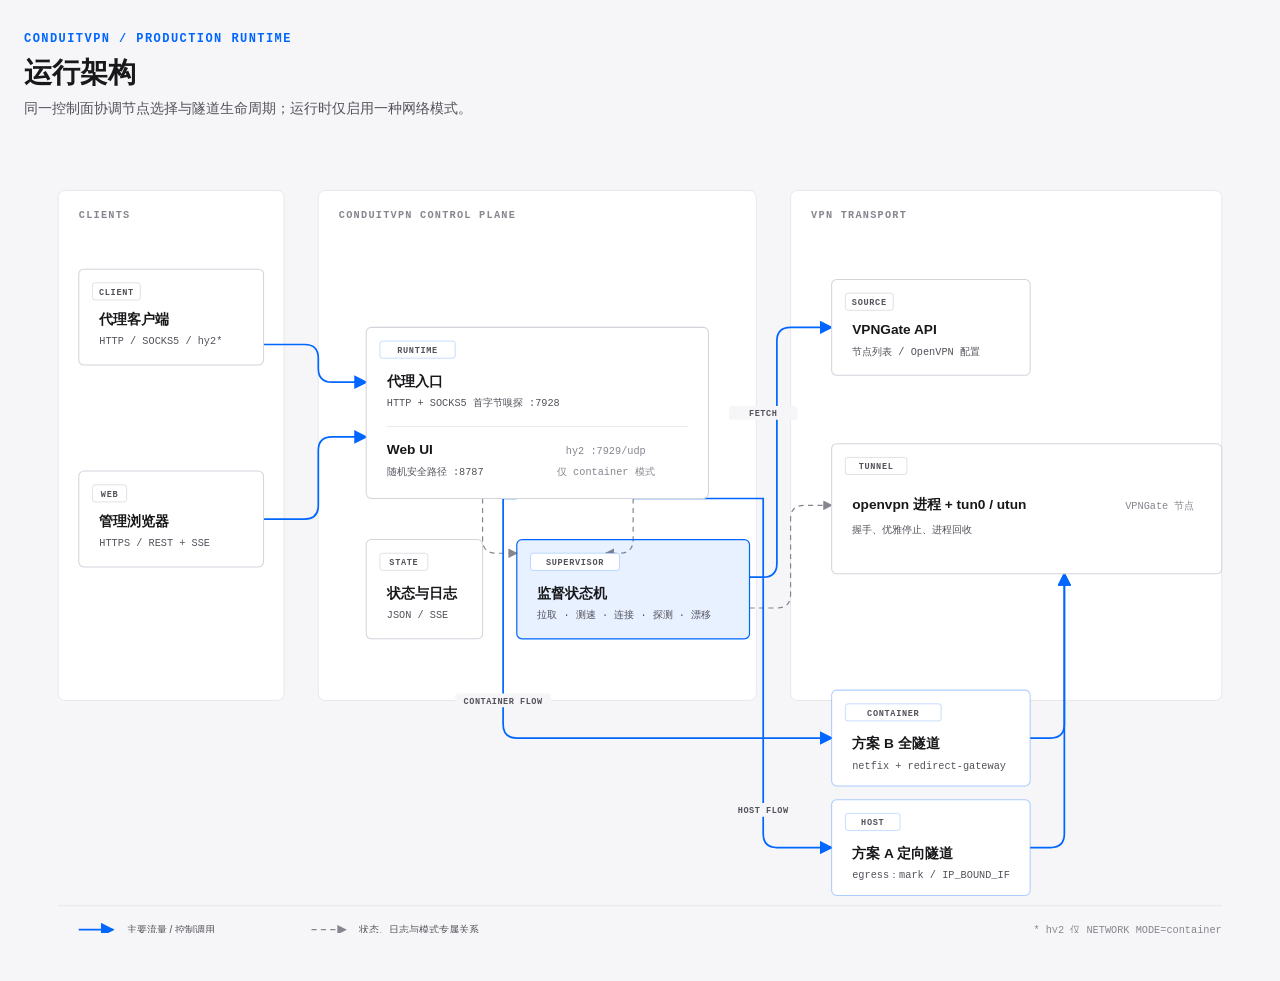
<file: docs/architecture.html>
<!doctype html>
<html lang="zh-CN">
<head>
  <meta charset="utf-8">
  <meta name="viewport" content="width=device-width, initial-scale=1">
  <title>ConduitVPN 运行架构</title>
  <style>
    :root {
      --bg: #f6f6f8;
      --surface: #ffffff;
      --surface-2: #f1f1f4;
      --border: #e5e5ea;
      --border-strong: #d4d4db;
      --text: #18181b;
      --text-2: #52525b;
      --text-3: #86868f;
      --accent: #0066ff;
      --accent-dim: rgba(0, 102, 255, 0.09);
      --accent-border: rgba(0, 102, 255, 0.32);
      --mono: ui-monospace, "SF Mono", "Cascadia Mono", Menlo, Consolas, monospace;
      --sans: -apple-system, BlinkMacSystemFont, "Segoe UI", "PingFang SC", "Microsoft YaHei", Roboto, Helvetica, Arial, sans-serif;
    }
    * { box-sizing: border-box; }
    body { margin: 0; background: var(--bg); color: var(--text); font-family: var(--sans); }
    main { width: min(1440px, 100%); margin: 0 auto; padding: 32px 24px 48px; }
    .eyebrow { margin: 0 0 8px; color: var(--accent); font: 600 12px var(--mono); letter-spacing: .12em; }
    h1 { margin: 0; font-size: 28px; letter-spacing: 0; }
    .intro { margin: 8px 0 28px; color: var(--text-2); font-size: 14px; }
    svg { display: block; width: 100%; height: auto; }
  </style>
</head>
<body>
  <main>
    <p class="eyebrow">CONDUITVPN / PRODUCTION RUNTIME</p>
    <h1>运行架构</h1>
    <p class="intro">同一控制面协调节点选择与隧道生命周期；运行时仅启用一种网络模式。</p>
    <!-- Keep this SVG synchronized with architecture.svg. -->
    <svg xmlns="http://www.w3.org/2000/svg" viewBox="0 0 1440 920" role="img" aria-labelledby="architecture-title architecture-desc">
      <title id="architecture-title">ConduitVPN 生产运行架构</title>
      <desc id="architecture-desc">ConduitVPN 通过统一的监督状态机拉取和选择 VPNGate 节点，并在容器全隧道或宿主机定向隧道模式下为 HTTP、SOCKS5 和可选 hysteria2 提供代理服务。</desc>
      <defs>
        <marker id="architecture-arrow" markerWidth="8" markerHeight="8" refX="7" refY="4" orient="auto"><path d="M 0 0 L 8 4 L 0 8 z" fill="#0066ff"/></marker>
        <marker id="architecture-arrow-muted" markerWidth="8" markerHeight="8" refX="7" refY="4" orient="auto"><path d="M 0 0 L 8 4 L 0 8 z" fill="#86868f"/></marker>
        <style>
          .bg { fill: #f6f6f8; } .zone { fill: #ffffff; stroke: #e5e5ea; stroke-width: 1; }
          .node { fill: #ffffff; stroke: #d4d4db; stroke-width: 1.2; } .focal { fill: rgba(0,102,255,.09); stroke: #0066ff; stroke-width: 1.4; }
          .route { fill: #f1f1f4; stroke: #d4d4db; stroke-width: 1.2; } .mode { fill: #ffffff; stroke: rgba(0,102,255,.32); stroke-width: 1.2; }
          .tag { fill: #ffffff; stroke: #d4d4db; stroke-width: .8; } .tag-blue { fill: #ffffff; stroke: rgba(0,102,255,.32); stroke-width: .8; }
          .zone-label { font: 600 12px ui-monospace, SFMono-Regular, Menlo, Consolas, monospace; fill: #86868f; letter-spacing: .12em; }
          .tag-text { font: 600 10px ui-monospace, SFMono-Regular, Menlo, Consolas, monospace; fill: #52525b; letter-spacing: .08em; }
          .name { font: 600 16px -apple-system, BlinkMacSystemFont, Segoe UI, PingFang SC, Microsoft YaHei, sans-serif; fill: #18181b; }
          .sub { font: 12px ui-monospace, SFMono-Regular, Menlo, Consolas, monospace; fill: #52525b; }
          .sub-soft { font: 12px ui-monospace, SFMono-Regular, Menlo, Consolas, monospace; fill: #86868f; }
          .line { fill: none; stroke: #0066ff; stroke-width: 2; marker-end: url(#architecture-arrow); } .line-muted { fill: none; stroke: #86868f; stroke-width: 1.4; stroke-dasharray: 6 5; marker-end: url(#architecture-arrow-muted); }
          .label-bg { fill: #f6f6f8; } .line-label { font: 600 10px ui-monospace, SFMono-Regular, Menlo, Consolas, monospace; fill: #52525b; letter-spacing: .06em; }
          .legend { font: 12px -apple-system, BlinkMacSystemFont, Segoe UI, PingFang SC, Microsoft YaHei, sans-serif; fill: #52525b; }
        </style>
      </defs>
      <rect class="bg" width="1440" height="920" rx="8"/>

      <rect class="zone" x="40" y="52" width="264" height="596" rx="8"/>
      <text class="zone-label" x="64" y="84">CLIENTS</text>
      <rect class="zone" x="344" y="52" width="512" height="596" rx="8"/>
      <text class="zone-label" x="368" y="84">CONDUITVPN CONTROL PLANE</text>
      <rect class="zone" x="896" y="52" width="504" height="596" rx="8"/>
      <text class="zone-label" x="920" y="84">VPN TRANSPORT</text>

      <!-- Connectors are rendered before nodes. -->
      <path class="line" d="M 280 232 H 328 Q 344 232 344 248 V 260 Q 344 276 360 276 H 400"/>
      <path class="line" d="M 280 436 H 328 Q 344 436 344 420 V 356 Q 344 340 360 340 H 400"/>
      <path class="line-muted" d="M 536 412 V 460 Q 536 476 552 476 H 576"/>
      <path class="line-muted" d="M 712 412 V 460 Q 712 476 696 476 H 680"/>
      <path class="line" d="M 848 504 H 864 Q 880 504 880 488 V 228 Q 880 212 896 212 H 944"/>
      <path class="line-muted" d="M 848 540 H 880 Q 896 540 896 524 V 436 Q 896 420 912 420 H 944"/>
      <path class="line" d="M 576 412 H 560 V 676 Q 560 692 576 692 H 944"/>
      <path class="line" d="M 712 412 H 864 V 804 Q 864 820 880 820 H 944"/>
      <path class="line" d="M 1176 692 H 1200 Q 1216 692 1216 676 V 500"/>
      <path class="line" d="M 1176 820 H 1200 Q 1216 820 1216 804 V 500"/>
      <rect class="label-bg" x="824" y="304" width="80" height="16" rx="3"/><text class="line-label" x="864" y="316" text-anchor="middle">FETCH</text>
      <rect class="label-bg" x="504" y="640" width="112" height="16" rx="3"/><text class="line-label" x="560" y="652" text-anchor="middle">CONTAINER FLOW</text>
      <rect class="label-bg" x="812" y="768" width="104" height="16" rx="3"/><text class="line-label" x="864" y="780" text-anchor="middle">HOST FLOW</text>

      <rect class="node" x="64" y="144" width="216" height="112" rx="6"/>
      <rect class="tag" x="80" y="160" width="56" height="20" rx="3"/><text class="tag-text" x="108" y="174" text-anchor="middle">CLIENT</text>
      <text class="name" x="88" y="208">代理客户端</text><text class="sub" x="88" y="232">HTTP / SOCKS5 / hy2*</text>

      <rect class="node" x="64" y="380" width="216" height="112" rx="6"/>
      <rect class="tag" x="80" y="396" width="40" height="20" rx="3"/><text class="tag-text" x="100" y="410" text-anchor="middle">WEB</text>
      <text class="name" x="88" y="444">管理浏览器</text><text class="sub" x="88" y="468">HTTPS / REST + SSE</text>

      <rect class="node" x="400" y="212" width="400" height="200" rx="6"/>
      <rect class="tag-blue" x="416" y="228" width="88" height="20" rx="3"/><text class="tag-text" x="460" y="242" text-anchor="middle">RUNTIME</text>
      <text class="name" x="424" y="280">代理入口</text><text class="sub" x="424" y="304">HTTP + SOCKS5 首字节嗅探 :7928</text>
      <line x1="424" y1="328" x2="776" y2="328" stroke="#e5e5ea"/>
      <text class="name" x="424" y="360">Web UI</text><text class="sub" x="424" y="384">随机安全路径 :8787</text>
      <text class="sub-soft" x="680" y="360" text-anchor="middle">hy2 :7929/udp</text><text class="sub-soft" x="680" y="384" text-anchor="middle">仅 container 模式</text>

      <rect class="focal" x="576" y="460" width="272" height="116" rx="6"/>
      <rect class="tag-blue" x="592" y="476" width="104" height="20" rx="3"/><text class="tag-text" x="644" y="490" text-anchor="middle">SUPERVISOR</text>
      <text class="name" x="600" y="528">监督状态机</text><text class="sub" x="600" y="552">拉取 · 测速 · 连接 · 探测 · 漂移</text>

      <rect class="node" x="400" y="460" width="136" height="116" rx="6"/>
      <rect class="tag" x="416" y="476" width="56" height="20" rx="3"/><text class="tag-text" x="444" y="490" text-anchor="middle">STATE</text>
      <text class="name" x="424" y="528">状态与日志</text><text class="sub" x="424" y="552">JSON / SSE</text>

      <rect class="node" x="944" y="156" width="232" height="112" rx="6"/>
      <rect class="tag" x="960" y="172" width="56" height="20" rx="3"/><text class="tag-text" x="988" y="186" text-anchor="middle">SOURCE</text>
      <text class="name" x="968" y="220">VPNGate API</text><text class="sub" x="968" y="244">节点列表 / OpenVPN 配置</text>

      <rect class="node" x="944" y="348" width="456" height="152" rx="6"/>
      <rect class="tag" x="960" y="364" width="72" height="20" rx="3"/><text class="tag-text" x="996" y="378" text-anchor="middle">TUNNEL</text>
      <text class="name" x="968" y="424">openvpn 进程 + tun0 / utun</text><text class="sub" x="968" y="452">握手、优雅停止、进程回收</text>
      <text class="sub-soft" x="1368" y="424" text-anchor="end">VPNGate 节点</text>

      <rect class="mode" x="944" y="636" width="232" height="112" rx="6"/>
      <rect class="tag-blue" x="960" y="652" width="112" height="20" rx="3"/><text class="tag-text" x="1016" y="666" text-anchor="middle">CONTAINER</text>
      <text class="name" x="968" y="704">方案 B 全隧道</text><text class="sub" x="968" y="728">netfix + redirect-gateway</text>

      <rect class="mode" x="944" y="764" width="232" height="112" rx="6"/>
      <rect class="tag-blue" x="960" y="780" width="64" height="20" rx="3"/><text class="tag-text" x="992" y="794" text-anchor="middle">HOST</text>
      <text class="name" x="968" y="832">方案 A 定向隧道</text><text class="sub" x="968" y="856">egress：mark / IP_BOUND_IF</text>

      <line x1="40" y1="888" x2="1400" y2="888" stroke="#e5e5ea"/>
      <line x1="64" y1="916" x2="104" y2="916" stroke="#0066ff" stroke-width="2" marker-end="url(#architecture-arrow)"/><text class="legend" x="120" y="920">主要流量 / 控制调用</text>
      <line x1="336" y1="916" x2="376" y2="916" stroke="#86868f" stroke-width="1.4" stroke-dasharray="6 5" marker-end="url(#architecture-arrow-muted)"/><text class="legend" x="392" y="920">状态、日志与模式专属关系</text>
      <text class="sub-soft" x="1400" y="920" text-anchor="end">* hy2 仅 NETWORK_MODE=container</text>
    </svg>
  </main>
</body>
</html>
</file>
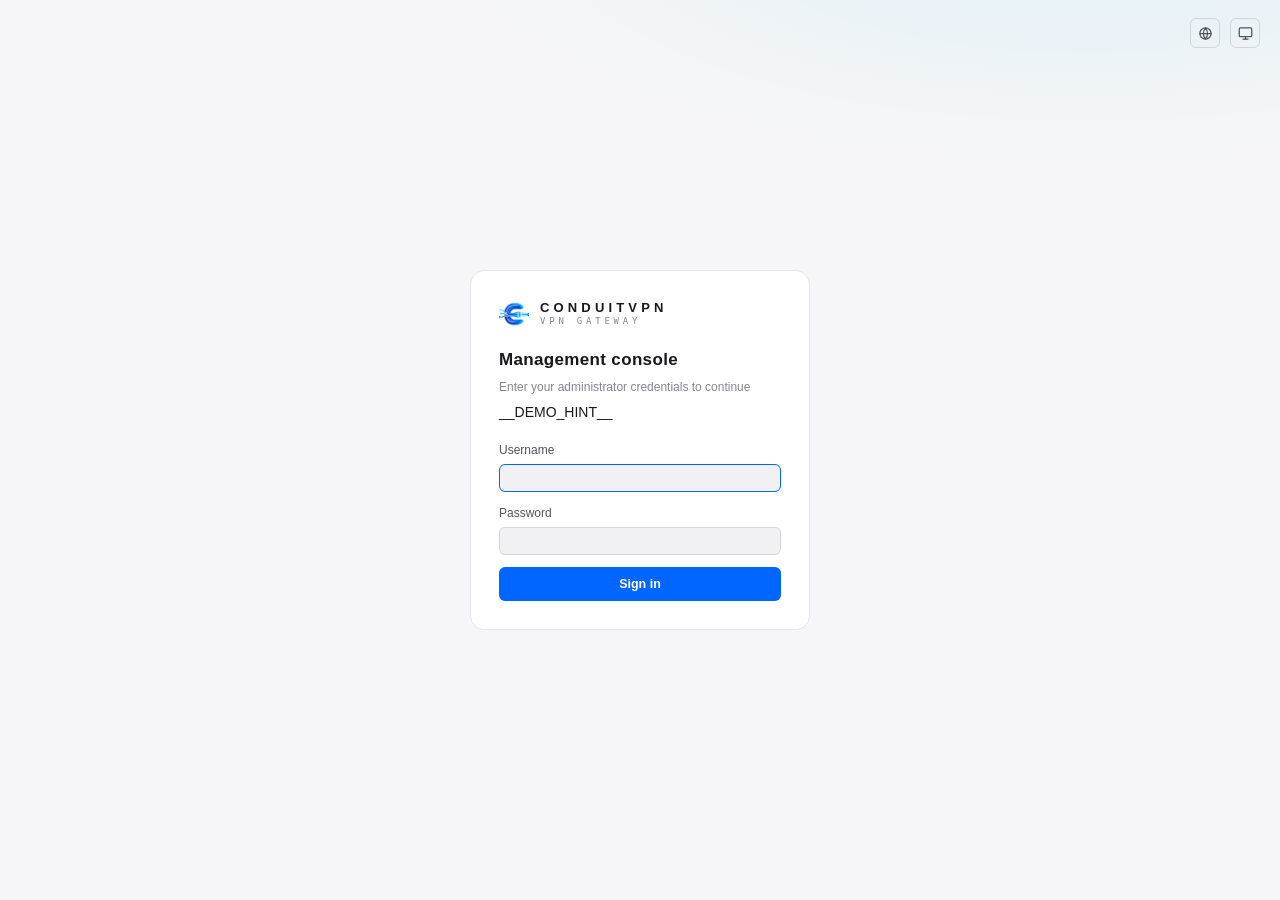
<file: internal/webui/static/login.html>
<!doctype html>
<html lang="en">
<head>
<meta charset="utf-8">
<meta name="viewport" content="width=device-width, initial-scale=1">
<meta name="color-scheme" content="dark light">
<title data-page-title="page.login">ConduitVPN · Sign in</title>
<link rel="icon" href="./favicon.ico?v=__VER__" sizes="any">
<link rel="icon" type="image/png" href="./favicon-16x16.png?v=__VER__" sizes="16x16">
<link rel="icon" type="image/png" href="./favicon-32x32.png?v=__VER__" sizes="32x32">
<link rel="apple-touch-icon" href="./apple-touch-icon.png?v=__VER__" sizes="180x180">
<link rel="manifest" href="./site.webmanifest?v=__VER__">
<script src="./i18n.js?v=__VER__"></script>
<script src="./theme.js?v=__VER__"></script>
<link rel="stylesheet" href="./styles.css?v=__VER__">
</head>
<body class="login-body">
  <div class="login-controls">
    <div class="language-menu-wrap" data-language-control>
      <button class="btn btn-ghost btn-icon language-button" type="button" data-language-button title="Select language" aria-label="Open language menu" aria-haspopup="menu" aria-expanded="false"><svg viewBox="0 0 24 24" fill="none" stroke="currentColor" stroke-width="2" stroke-linecap="round" stroke-linejoin="round" aria-hidden="true"><circle cx="12" cy="12" r="9"/><path d="M3 12h18M12 3a14 14 0 0 1 0 18M12 3a14 14 0 0 0 0 18"/></svg></button>
      <div class="language-menu" data-language-menu role="menu" hidden>
        <button class="language-option" type="button" role="menuitemradio" data-language="zh-CN" aria-checked="false">简体中文</button>
        <button class="language-option" type="button" role="menuitemradio" data-language="zh-TW" aria-checked="false">繁體中文</button>
        <button class="language-option" type="button" role="menuitemradio" data-language="en" aria-checked="true">English</button>
      </div>
    </div>
    <div class="theme-menu-wrap" data-theme-control>
      <button class="btn btn-ghost btn-icon" type="button" data-theme-button title="Theme: System" aria-label="Open theme menu" data-i18n-aria-label="theme.menu" aria-haspopup="menu" aria-expanded="false">
        <svg data-theme-icon="light" viewBox="0 0 24 24" fill="none" stroke="currentColor" stroke-width="2" stroke-linecap="round" stroke-linejoin="round" aria-hidden="true" hidden><circle cx="12" cy="12" r="4"/><path d="M12 2v2M12 20v2M4.93 4.93l1.41 1.41M17.66 17.66l1.41 1.41M2 12h2M20 12h2M4.93 19.07l-1.41-1.41M17.66 6.34l1.41-1.41"/></svg>
        <svg data-theme-icon="dark" viewBox="0 0 24 24" fill="none" stroke="currentColor" stroke-width="2" stroke-linecap="round" stroke-linejoin="round" aria-hidden="true" hidden><path d="M21 12.79A9 9 0 1 1 11.21 3 7 7 0 0 0 21 12.79z"/></svg>
        <svg data-theme-icon="system" viewBox="0 0 24 24" fill="none" stroke="currentColor" stroke-width="2" stroke-linecap="round" stroke-linejoin="round" aria-hidden="true"><rect x="2" y="3" width="20" height="14" rx="2"/><line x1="8" y1="21" x2="16" y2="21"/><line x1="12" y1="17" x2="12" y2="21"/></svg>
      </button>
      <div class="theme-menu" data-theme-menu role="menu" hidden>
        <button class="theme-option" type="button" role="menuitemradio" data-theme="system" data-i18n-title="theme.system" data-i18n-aria-label="theme.system" aria-checked="true"><svg viewBox="0 0 24 24" fill="none" stroke="currentColor" stroke-width="2" stroke-linecap="round" stroke-linejoin="round" aria-hidden="true"><rect x="2" y="3" width="20" height="14" rx="2"/><line x1="8" y1="21" x2="16" y2="21"/><line x1="12" y1="17" x2="12" y2="21"/></svg></button>
        <button class="theme-option" type="button" role="menuitemradio" data-theme="dark" data-i18n-title="theme.dark" data-i18n-aria-label="theme.dark" aria-checked="false"><svg viewBox="0 0 24 24" fill="none" stroke="currentColor" stroke-width="2" stroke-linecap="round" stroke-linejoin="round" aria-hidden="true"><path d="M21 12.79A9 9 0 1 1 11.21 3 7 7 0 0 0 21 12.79z"/></svg></button>
        <button class="theme-option" type="button" role="menuitemradio" data-theme="light" data-i18n-title="theme.light" data-i18n-aria-label="theme.light" aria-checked="false"><svg viewBox="0 0 24 24" fill="none" stroke="currentColor" stroke-width="2" stroke-linecap="round" stroke-linejoin="round" aria-hidden="true"><circle cx="12" cy="12" r="4"/><path d="M12 2v2M12 20v2M4.93 4.93l1.41 1.41M17.66 17.66l1.41 1.41M2 12h2M20 12h2M4.93 19.07l-1.41 1.41M17.66 6.34l1.41-1.41"/></svg></button>
      </div>
    </div>
  </div>
  <div class="login-card"><div class="brand login-brand"><div class="brand-mark" aria-hidden="true"><img src="./brand-mark.png?v=__VER__" alt=""></div><div class="brand-text"><span class="brand-name">CONDUITVPN</span><span class="brand-sub">VPN GATEWAY</span></div></div><h1 class="login-title" data-i18n="login.title">Management console</h1><p class="login-sub" data-i18n="login.subtitle">Enter your administrator credentials to continue</p>__DEMO_HINT__<form id="login_form" class="login-form"><label><span data-i18n="login.username">Username</span><input class="input input-block" name="username" required autocomplete="username" autofocus></label><label><span data-i18n="login.password">Password</span><input class="input input-block" type="password" name="password" required autocomplete="current-password"></label><button type="submit" class="btn btn-block" id="submit_btn" data-i18n="login.submit">Sign in</button><p id="login_err" class="login-err" hidden></p></form></div>
<script src="./login.js?v=__VER__"></script>
</body>
</html>
</file>
<file: internal/webui/static/styles.css>
/* Conduit VPN Gateway — confident dark tech, with a light counterpart.
   Conduit blue is the primary action color; cyan reserves the signal glow. */

:root {
  color-scheme: dark;
  --bg: #09090b;
  --surface: #101013;
  --surface-2: #141418;
  --border: #1e1e24;
  --border-strong: #2b2b33;

  --text: #e8e8ec;
  --text-2: #9a9aa6;
  --text-3: #5c5c68;

  --accent: #0066ff;
  --accent-strong: #0052cc;
  --accent-glow: #00ccff;
  --accent-dim: rgba(0, 102, 255, 0.13);
  --accent-border: rgba(0, 153, 255, 0.36);
  --on-accent: #ffffff;
  --warn: #fbbf24;
  --error: #f87171;

  --topbar-bg: rgba(9, 9, 11, 0.9);
  --bg-glow: radial-gradient(1100px 420px at 85% -10%, rgba(0, 204, 255, 0.09), transparent 60%);

  --radius: 10px;
  --radius-sm: 6px;
  --mono: ui-monospace, "SF Mono", "Cascadia Mono", "JetBrains Mono", Menlo, Consolas, monospace;
  --sans: -apple-system, BlinkMacSystemFont, "Segoe UI", "PingFang SC", "Microsoft YaHei", Roboto, Helvetica, Arial, sans-serif;
}

[data-theme="light"] {
  color-scheme: light;
  --bg: #f6f6f8;
  --surface: #ffffff;
  --surface-2: #f1f1f4;
  --border: #e5e5ea;
  --border-strong: #d4d4db;

  --text: #18181b;
  --text-2: #52525b;
  --text-3: #86868f;

  --accent: #0066ff;
  --accent-strong: #0052cc;
  --accent-glow: #00aee6;
  --accent-dim: rgba(0, 102, 255, 0.09);
  --accent-border: rgba(0, 102, 255, 0.32);
  --on-accent: #ffffff;
  --warn: #b45309;
  --error: #dc2626;

  --topbar-bg: rgba(246, 246, 248, 0.92);
  --bg-glow: radial-gradient(1100px 420px at 85% -10%, rgba(0, 174, 230, 0.09), transparent 60%);
}

* { box-sizing: border-box; margin: 0; padding: 0; }

html { background: var(--bg); }

body {
  font-family: var(--sans);
  font-size: 14px;
  line-height: 1.5;
  color: var(--text);
  background: var(--bg-glow), var(--bg);
  min-height: 100dvh;
  -webkit-font-smoothing: antialiased;
}

.mono { font-family: var(--mono); }

/* ---- topbar ---- */
.topbar {
  position: sticky;
  top: 0;
  z-index: 10;
  display: flex;
  align-items: center;
  justify-content: space-between;
  height: 58px;
  padding: 0 22px;
  background: var(--topbar-bg);
  backdrop-filter: blur(10px);
  border-bottom: 1px solid var(--border);
}

.brand { display: flex; align-items: center; gap: 11px; }

.brand-mark {
  width: 30px;
  height: 30px;
  flex: 0 0 30px;
}
.brand-mark img {
  display: block;
  width: 100%;
  height: 100%;
  object-fit: contain;
}

.brand-text { display: flex; flex-direction: column; line-height: 1.15; }
.brand-name { font-weight: 700; letter-spacing: 0.32em; font-size: 13px; }
.brand-sub { color: var(--text-3); font-size: 9px; letter-spacing: 0.42em; font-family: var(--mono); }

.topbar-right { display: flex; flex: 0 0 auto; align-items: center; gap: 10px; }

/* ---- buttons & inputs ---- */
.btn {
  font-family: var(--sans);
  font-size: 12.5px;
  font-weight: 600;
  color: var(--on-accent);
  background: var(--accent);
  border: 1px solid transparent;
  border-radius: var(--radius-sm);
  padding: 7px 14px;
  cursor: pointer;
  white-space: nowrap;
  transition: transform 0.12s ease, background 0.15s ease, color 0.15s ease;
}
.btn:hover { background: var(--accent-strong); }
.btn:active { transform: translateY(1px) scale(0.99); }
.btn:disabled { opacity: 0.5; cursor: default; }

.btn-ghost {
  color: var(--text-2);
  background: transparent;
  border-color: var(--border-strong);
}
.btn-ghost:hover { color: var(--text); background: var(--surface-2); }
.btn-ghost.active { color: var(--accent); border-color: var(--accent-border); }

.btn-icon {
  display: inline-flex;
  align-items: center;
  justify-content: center;
  padding: 6px 9px;
}
.btn-icon svg {
  width: 15px;
  height: 15px;
}
.btn-icon svg[hidden] { display: none; }
.btn-card-icon { width: 26px; height: 26px; padding: 5px; margin: -4px 0 -4px auto; }

.theme-menu-wrap { position: relative; }
.language-menu-wrap { position: relative; }
.language-button {
  width: 30px;
  height: 30px;
  padding: 0;
}
.language-button svg { width: 15px; height: 15px; }
.topbar-right [data-theme-button],
.login-controls [data-theme-button] {
  width: 30px;
  height: 30px;
  padding: 0;
}
.theme-menu {
  position: absolute;
  top: calc(100% + 8px);
  right: 0;
  z-index: 20;
  display: flex;
  gap: 4px;
  padding: 5px;
  border: 1px solid var(--border-strong);
  border-radius: var(--radius-sm);
  background: var(--surface);
  box-shadow: 0 10px 24px rgba(0, 0, 0, 0.24);
}
.theme-menu[hidden] { display: none; }
.theme-option {
  display: inline-flex;
  align-items: center;
  justify-content: center;
  width: 30px;
  height: 30px;
  color: var(--text-2);
  background: transparent;
  border: 1px solid transparent;
  border-radius: var(--radius-sm);
  cursor: pointer;
}
.theme-option:hover,
.theme-option.active {
  color: var(--accent);
  background: var(--accent-dim);
  border-color: var(--accent-border);
}
.theme-option svg { width: 15px; height: 15px; }
.language-menu {
  position: absolute;
  top: calc(100% + 8px);
  right: 0;
  z-index: 20;
  display: flex;
  flex-direction: column;
  min-width: 110px;
  padding: 5px;
  border: 1px solid var(--border-strong);
  border-radius: var(--radius-sm);
  background: var(--surface);
  box-shadow: 0 10px 24px rgba(0, 0, 0, 0.24);
}
.language-menu[hidden] { display: none; }
.language-option {
  padding: 6px 8px;
  color: var(--text-2);
  background: transparent;
  border: 1px solid transparent;
  border-radius: var(--radius-sm);
  font: 12px var(--sans);
  text-align: left;
  cursor: pointer;
}
.language-option:hover,
.language-option.active { color: var(--accent); background: var(--accent-dim); border-color: var(--accent-border); }

/* ---- login page ---- */
.login-body {
  display: flex;
  align-items: center;
  justify-content: center;
  min-height: 100dvh;
  padding: 20px;
}
.login-controls {
  position: fixed;
  top: 18px;
  right: 20px;
  z-index: 10;
  display: flex;
  align-items: center;
  gap: 10px;
}
.login-card {
  width: 340px;
  background: var(--surface);
  border: 1px solid var(--border);
  border-radius: 14px;
  padding: 28px;
  display: flex;
  flex-direction: column;
  gap: 6px;
}
.login-brand { margin-bottom: 12px; }
.login-title { font-size: 17px; font-weight: 700; letter-spacing: 0.02em; }
.login-sub { font-size: 12px; color: var(--text-3); }
.login-demo-hint {
  display: flex;
  justify-content: space-between;
  margin-top: 8px;
  padding: 7px 9px;
  color: var(--accent);
  background: var(--accent-dim);
  border: 1px solid var(--accent-border);
  border-radius: var(--radius-sm);
  font-family: var(--mono);
  font-size: 11px;
}
.login-form {
  display: flex;
  flex-direction: column;
  gap: 12px;
  margin-top: 12px;
}
.login-form .input { background: var(--surface-2); }
.login-form label {
  font-size: 12px;
  color: var(--text-2);
  display: flex;
  flex-direction: column;
  gap: 5px;
}
.input.input-block { width: 100%; }
.btn-block { width: 100%; padding: 9px 0; }
.login-err { font-size: 12px; color: var(--error); margin: 0; }

.input {
  font-family: var(--sans);
  font-size: 12.5px;
  color: var(--text);
  background: var(--surface);
  border: 1px solid var(--border-strong);
  border-radius: var(--radius-sm);
  padding: 6px 10px;
  width: 150px;
  outline: none;
  transition: border-color 0.15s ease;
}
.input:focus { border-color: var(--accent); }
.input::placeholder { color: var(--text-3); }

select.input {
  appearance: none;
  -webkit-appearance: none;
  cursor: pointer;
  padding-right: 26px;
  background-image: linear-gradient(45deg, transparent 50%, var(--text-3) 50%),
    linear-gradient(135deg, var(--text-3) 50%, transparent 50%);
  background-position: calc(100% - 16px) 55%, calc(100% - 11px) 55%;
  background-size: 5px 5px, 5px 5px;
  background-repeat: no-repeat;
}
select.input:focus { border-color: var(--accent); }
select.input option { background: var(--surface); color: var(--text); }

/* ---- status pill ---- */
.pill {
  display: inline-flex;
  align-items: center;
  white-space: nowrap;
  gap: 7px;
  font-family: var(--mono);
  font-size: 11px;
  letter-spacing: 0.14em;
  padding: 6px 12px;
  border-radius: 999px;
  border: 1px solid var(--border-strong);
  background: var(--surface);
  color: var(--text-2);
}
.pill .dot {
  width: 7px;
  height: 7px;
  border-radius: 50%;
  background: var(--text-3);
}

.pill-connected { color: var(--accent-glow); border-color: var(--accent-border); }
.pill-connected .dot { background: var(--accent); animation: pulse 2s ease-in-out infinite; }

.pill-connecting { color: var(--warn); border-color: rgba(251, 191, 36, 0.35); }
.pill-connecting .dot { background: var(--warn); animation: pulse 0.9s ease-in-out infinite; }

.pill-drifting { color: var(--error); border-color: rgba(248, 113, 113, 0.4); }
.pill-drifting .dot { background: var(--error); animation: pulse 0.6s ease-in-out infinite; }

@keyframes pulse {
  0%, 100% { opacity: 1; transform: scale(1); }
  50% { opacity: 0.35; transform: scale(0.8); }
}
@media (prefers-reduced-motion: reduce) {
  .pill .dot { animation: none; }
}

/* ---- layout ---- */
.layout {
  max-width: 1280px;
  margin: 0 auto;
  padding: 22px;
  display: flex;
  flex-direction: column;
  gap: 18px;
}

.site-footer {
  max-width: 1280px;
  margin: 0 auto;
  padding: 4px 22px 24px;
  display: flex;
  justify-content: space-between;
  gap: 16px;
  color: var(--text-3);
  font-family: var(--mono);
  font-size: 10px;
  letter-spacing: 0.06em;
}
.site-footer a {
  color: var(--text-2);
  text-decoration: none;
}
.site-footer a:hover { color: var(--accent); }

/* ---- status cards ---- */
.cards {
  display: grid;
  grid-template-columns: repeat(4, 1fr);
  gap: 12px;
}

.card {
  background: var(--surface);
  border: 1px solid var(--border);
  border-radius: var(--radius);
  padding: 14px 16px;
  display: flex;
  flex-direction: column;
  gap: 6px;
  min-width: 0;
}
.card-sub-action { display: flex; align-items: center; min-width: 0; }
.card-sub-action > span { overflow: hidden; text-overflow: ellipsis; white-space: nowrap; }

.card-label {
  font-size: 11px;
  letter-spacing: 0.14em;
  color: var(--text-3);
  text-transform: uppercase;
}

.card-value {
  font-size: 17px;
  font-weight: 600;
  letter-spacing: -0.01em;
  white-space: nowrap;
  overflow: hidden;
  text-overflow: ellipsis;
}

.card-sub {
  font-size: 11.5px;
  color: var(--text-2);
  white-space: nowrap;
  overflow: hidden;
  text-overflow: ellipsis;
}

/* ---- panels ---- */
.panel {
  background: var(--surface);
  border: 1px solid var(--border);
  border-radius: var(--radius);
  overflow: hidden;
}

.panel-head {
  display: flex;
  align-items: center;
  justify-content: space-between;
  padding: 12px 16px;
  border-bottom: 1px solid var(--border);
}

.panel-head h2 {
  font-size: 12px;
  font-weight: 600;
  letter-spacing: 0.18em;
  color: var(--text-2);
  text-transform: uppercase;
}

.panel-actions { display: flex; align-items: center; gap: 12px; }

.chips {
  display: inline-flex;
  align-items: stretch;
  height: 30px;
  overflow: hidden;
  border: 1px solid var(--border-strong);
  border-radius: var(--radius-sm);
  background: var(--surface);
}
.chip {
  min-width: 42px;
  padding: 0 10px;
  color: var(--text-2);
  background: transparent;
  border: 0;
  border-right: 1px solid var(--border-strong);
  font: 600 11.5px var(--sans);
  cursor: pointer;
  transition: background 0.15s ease, color 0.15s ease;
  white-space: nowrap;
}
.chip:last-child { border-right: 0; }
.chip:hover { color: var(--text); background: var(--surface-2); }
.chip.active { color: var(--accent); background: var(--accent-dim); }
.chip:focus-visible { position: relative; outline: 2px solid var(--accent); outline-offset: -2px; }

.count {
  font-size: 12px;
  color: var(--text-3);
  min-width: 2ch;
  text-align: right;
}

/* ---- route mode ---- */
.route-body {
  display: flex;
  align-items: center;
  gap: 10px;
  padding: 12px 16px;
  flex-wrap: wrap;
}

.seg {
  display: inline-flex;
  border: 1px solid var(--border-strong);
  border-radius: var(--radius-sm);
  overflow: hidden;
  background: var(--surface);
}

.seg-btn {
  font-family: var(--sans);
  font-size: 12.5px;
  color: var(--text-2);
  background: transparent;
  border: none;
  padding: 7px 14px;
  cursor: pointer;
  transition: background 0.15s ease, color 0.15s ease;
}
.seg-btn + .seg-btn { border-left: 1px solid var(--border); }
.seg-btn:hover { color: var(--text); }
.seg-btn.active {
  color: var(--on-accent);
  background: var(--accent);
}

.input-wide { width: 260px; }

/* ---- country multi-select chips ---- */
.country-chips {
  display: flex;
  flex-wrap: wrap;
  gap: 6px;
  max-height: 132px;
  overflow-y: auto;
  padding: 2px;
}

.cc-chip {
  font-family: var(--sans);
  font-size: 11.5px;
  color: var(--text-2);
  background: var(--surface);
  border: 1px solid var(--border-strong);
  border-radius: 999px;
  padding: 4px 10px;
  cursor: pointer;
  transition: background 0.15s ease, color 0.15s ease, border-color 0.15s ease;
  user-select: none;
}
.cc-chip:hover { color: var(--text); border-color: var(--accent-border); }
.cc-chip.selected {
  color: var(--on-accent);
  background: var(--accent);
  border-color: transparent;
}

.route-msg {
  font-size: 12px;
  color: var(--accent);
  min-height: 1em;
}
.route-msg.err { color: var(--error); }

/* ---- latency chart ---- */
.chart-wrap {
  padding: 10px 14px 6px;
}
#lat-chart {
  width: 100%;
  height: 150px;
  display: block;
}

.act-col { width: 64px; text-align: right; }
.btn-lock {
  font-size: 11px;
  padding: 3px 8px;
  font-family: var(--mono);
}

/* ---- node table ---- */
.table-wrap { overflow-x: auto; max-height: 380px; overflow-y: auto; }

table { width: 100%; border-collapse: collapse; }

thead th {
  position: sticky;
  top: 0;
  background: var(--surface-2);
  font-size: 10.5px;
  letter-spacing: 0.12em;
  text-transform: uppercase;
  color: var(--text-3);
  text-align: left;
  padding: 8px 14px;
  border-bottom: 1px solid var(--border);
  cursor: pointer;
  user-select: none;
  white-space: nowrap;
}
thead th:hover { color: var(--text-2); }
thead th.num { text-align: right; }

.sort-hint { opacity: 0.55; font-size: 9px; }

tbody td {
  padding: 7px 14px;
  border-bottom: 1px solid var(--border);
  font-size: 12.5px;
  white-space: nowrap;
  overflow: hidden;
  text-overflow: ellipsis;
  max-width: 240px;
}
tbody tr { transition: background 0.1s ease; }
tbody tr:hover { background: var(--surface-2); }
tbody td.num { text-align: right; font-family: var(--mono); color: var(--text-2); }

.country-code {
  display: inline-block;
  font-family: var(--mono);
  font-size: 10.5px;
  letter-spacing: 0.08em;
  color: var(--accent);
  border: 1px solid var(--accent-border);
  background: var(--accent-dim);
  border-radius: 4px;
  padding: 1px 5px;
}

.country-name { margin-left: 7px; color: var(--text-2); }

.host-cell { color: var(--text); font-family: var(--mono); font-size: 11.5px; }
.ip-cell { color: var(--text-2); font-family: var(--mono); font-size: 11.5px; }
.proto-cell { color: var(--text-2); font-size: 11.5px; }

td.lat-ok { color: var(--accent); }
td.lat-mid { color: var(--warn); }
td.lat-dead { color: var(--text-3); }

/* ---- logs ---- */
.log-view {
  height: 300px;
  overflow-y: auto;
  padding: 12px 16px;
  font-size: 11.5px;
  line-height: 1.65;
  background: var(--surface);
  color: var(--text-2);
  white-space: pre-wrap;
  word-break: break-all;
}

.log-line { display: block; }
.log-line .t { color: var(--text-3); }
.log-line.lvl-debug { color: var(--text-3); }
.log-line.lvl-info { color: var(--text-2); }
.log-line.lvl-warn { color: var(--warn); }
.log-line.lvl-error { color: var(--error); }

.empty-note { color: var(--text-3); font-style: italic; }

/* ---- blacklist dialog ---- */
.dialog {
  width: min(980px, calc(100vw - 28px));
  max-height: min(720px, calc(100dvh - 28px));
  margin: auto;
  color: var(--text);
  background: var(--surface);
  border: 1px solid var(--border-strong);
  border-radius: var(--radius-sm);
  box-shadow: 0 24px 80px rgba(0, 0, 0, 0.45);
  padding: 0;
}
.dialog::backdrop { background: rgba(0, 0, 0, 0.64); }
.dialog-head {
  display: flex;
  align-items: flex-start;
  justify-content: space-between;
  gap: 16px;
  padding: 16px 18px 12px;
  border-bottom: 1px solid var(--border);
}
.dialog-head h2 { font-size: 15px; font-weight: 650; }
.dialog-actions { display: flex; gap: 8px; padding: 12px 18px; }
.blacklist-table-wrap { max-height: min(500px, calc(100dvh - 210px)); border-top: 1px solid var(--border); }
#blacklist-table th:nth-child(1) { min-width: 150px; }
#blacklist-table th:nth-child(2) { min-width: 160px; }
#blacklist-table th:nth-child(3) { min-width: 220px; }
#blacklist-table th:nth-child(4) { min-width: 160px; }
#blacklist-table th:nth-child(5) { min-width: 210px; }
.blacklist-result { font-family: var(--mono); font-size: 11.5px; }
.blacklist-result.pending, .blacklist-result.running { color: var(--warn); }
.blacklist-result.passed { color: var(--accent-glow); }
.blacklist-result.failed, .blacklist-result.skipped { color: var(--error); }

/* ---- VPNGate source dialog ---- */
.sources-dialog { width: min(760px, calc(100vw - 28px)); overflow: auto; }
.sources-body { display: grid; gap: 8px; padding: 16px 18px 4px; }
.source-label { color: var(--text-3); font-size: 10.5px; letter-spacing: 0.12em; text-transform: uppercase; }
.source-official { width: 100%; color: var(--text-2); background: var(--surface-2); }
.sources-text { width: 100%; min-height: 170px; resize: vertical; font: 11.5px/1.55 var(--mono); color: var(--text); background: var(--surface-2); }
.source-auth-hint { margin: -2px 0 0; color: var(--text-3); font-size: 11px; line-height: 1.45; }
.source-msg { min-height: 1.1em; color: var(--accent); font-size: 11.5px; }
.source-msg.err { color: var(--error); }
.source-status { display: grid; gap: 5px; padding: 10px 12px; border: 1px solid var(--border); background: var(--surface-2); font-size: 11px; color: var(--text-2); }
.source-status > div { display: grid; grid-template-columns: 120px minmax(0, 1fr); gap: 10px; }
.source-status strong { min-width: 0; overflow: hidden; color: var(--text); font-weight: 500; text-overflow: ellipsis; white-space: nowrap; }
.source-attempt { overflow: hidden; text-overflow: ellipsis; white-space: nowrap; }
.source-attempt.ok { color: var(--accent-glow); }
.source-attempt.failed { color: var(--warn); }
.sources-actions { align-items: center; }
.sources-actions .source-msg { flex: 1; }

/* ---- responsive ---- */
@media (max-width: 900px) {
  .cards { grid-template-columns: repeat(2, 1fr); }
}
@media (max-width: 560px) {
  .cards { grid-template-columns: 1fr; }
  .layout { padding: 14px; }
  .site-footer { padding: 4px 14px 20px; }
  .brand-sub { display: none; }
  .input { width: 110px; }
  .topbar { height: auto; min-height: 58px; padding: 10px 14px; }
  .brand { gap: 7px; }
  .brand-mark { width: 25px; height: 25px; flex-basis: 25px; }
  .brand-name { font-size: 11px; letter-spacing: 0.26em; }
  .topbar-right { gap: 7px; }
  .pill { width: 30px; height: 34px; justify-content: center; padding: 0; }
  .pill #status-text { display: none; }
  .login-controls { top: 12px; right: 12px; }
  .dialog-actions { flex-wrap: wrap; }
  .source-status > div { grid-template-columns: 1fr; gap: 1px; }
}
</file>
